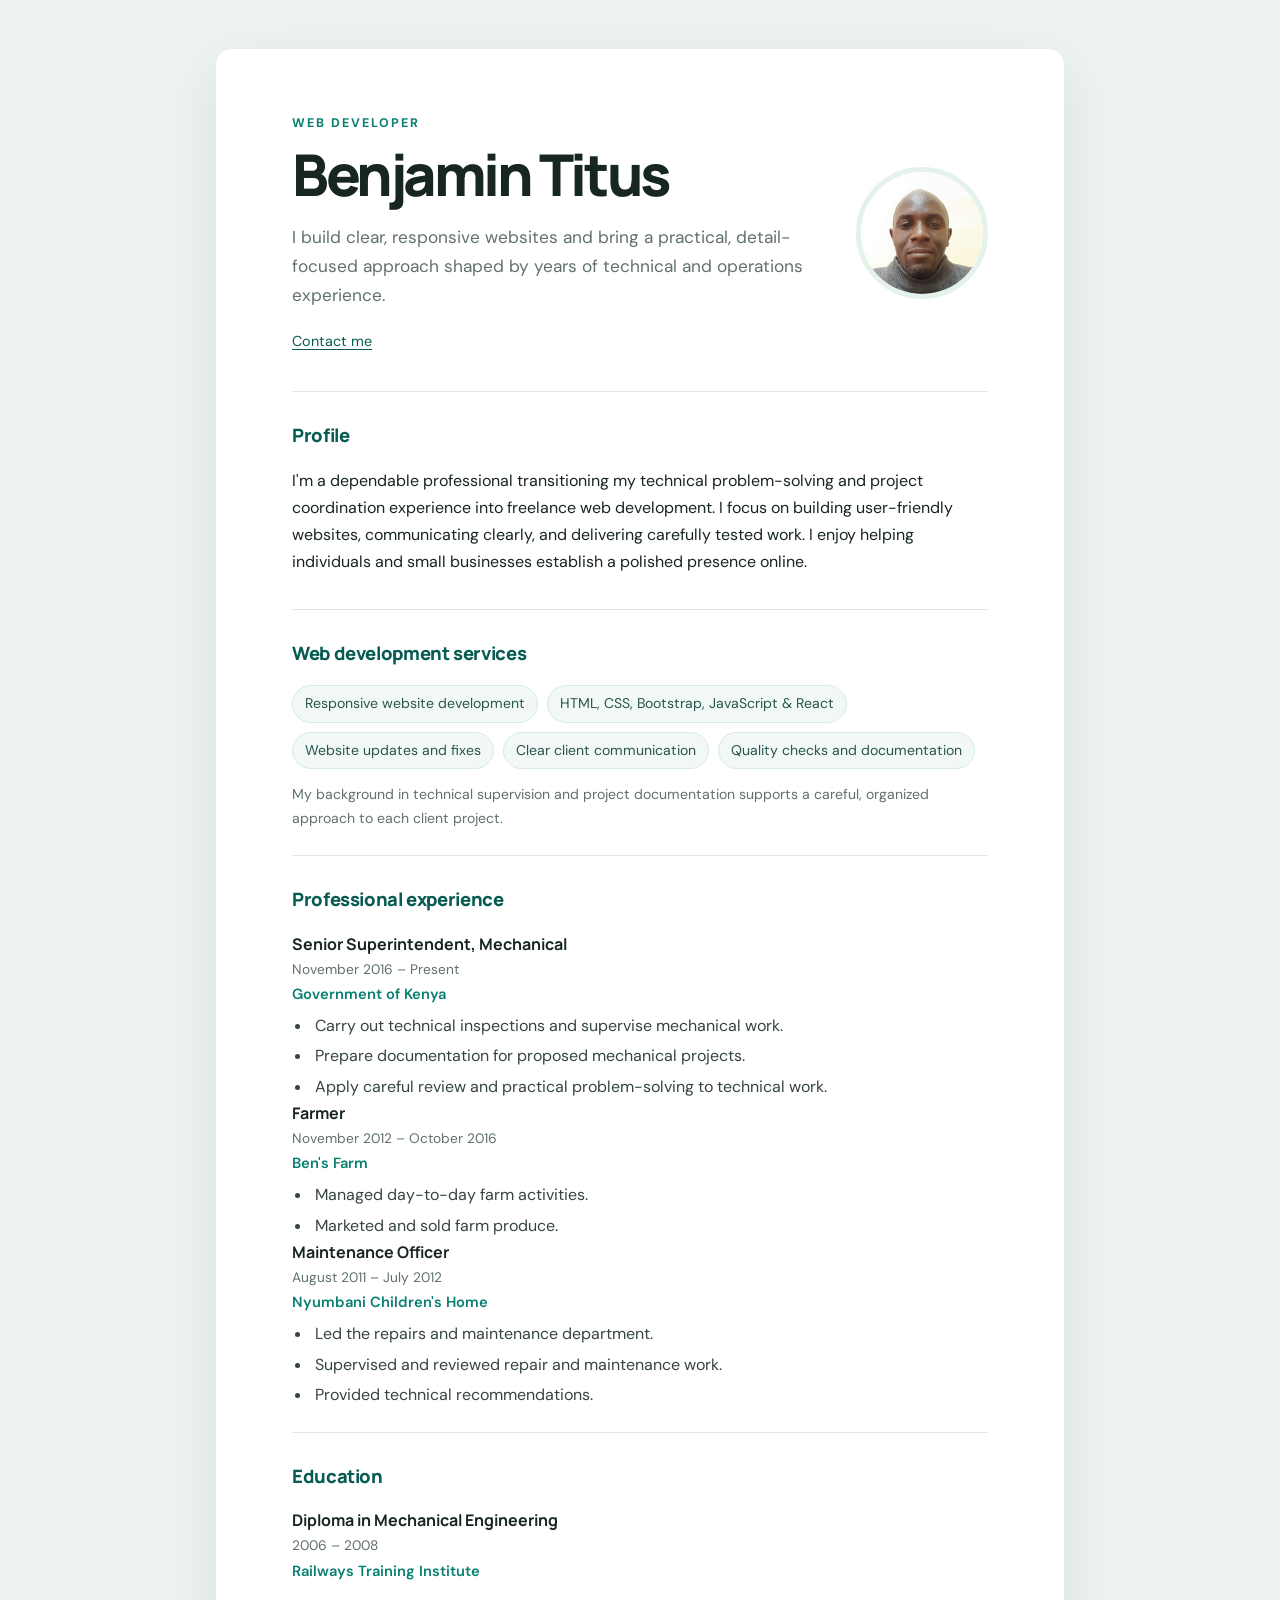
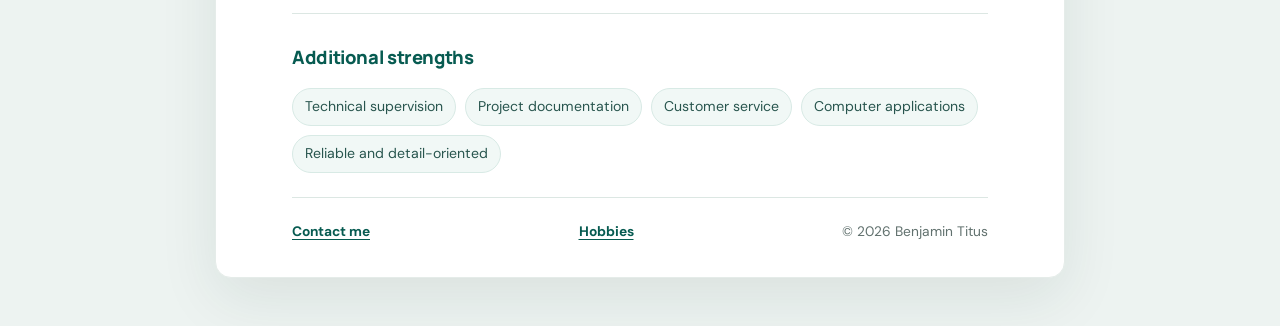
<file: index.html>
<!DOCTYPE html>
<html lang="en">
  <head>
    <meta charset="UTF-8">
    <meta name="viewport" content="width=device-width, initial-scale=1">
    <meta name="description" content="Benjamin Titus — freelance web developer with a background in mechanical engineering, technical supervision, and customer service.">
    <title>Benjamin Titus | Web Developer</title>
    <link rel="stylesheet" href="styles.css">
  </head>
  <body>
    <main class="resume">
      <header class="hero">
        <div class="hero-copy">
          <p class="eyebrow">Web Developer</p>
          <h1>Benjamin Titus</h1>
          <p class="intro">I build clear, responsive websites and bring a practical, detail-focused approach shaped by years of technical and operations experience.</p>
          <nav class="contact-links" aria-label="Contact links">
            <a href="./public/contacts.html">Contact me</a>           
          </nav>
        </div>
        <img class="profile-photo" src="./images/Benjamin-Resume-Photo.png" alt="Portrait of Benjamin Titus" onerror="this.style.display='none'">
      </header>

      <section aria-labelledby="about-heading">
        <h2 id="about-heading">Profile</h2>
        <p>I'm a dependable professional transitioning my technical problem-solving and project coordination experience into freelance web development. I focus on building user-friendly websites, communicating clearly, and delivering carefully tested work. I enjoy helping individuals and small businesses establish a polished presence online.</p>
      </section>

      <section aria-labelledby="services-heading">
        <h2 id="services-heading">Web development services</h2>
        <ul class="tag-list">
          <li>Responsive website development</li>
          <li>HTML, CSS, Bootstrap, JavaScript &amp; React</li>
          <li>Website updates and fixes</li>
          <li>Clear client communication</li>
          <li>Quality checks and documentation</li>
        </ul>
        <p class="muted">My background in technical supervision and project documentation supports a careful, organized approach to each client project.</p>
      </section>

      <section aria-labelledby="experience-heading">
        <h2 id="experience-heading">Professional experience</h2>
        <article class="entry">
          <div class="entry-heading">
            <h3>Senior Superintendent, Mechanical</h3>
            <p class="date">November 2016 – Present</p>
          </div>
          <p class="organization">Government of Kenya</p>
          <ul>
            <li>Carry out technical inspections and supervise mechanical work.</li>
            <li>Prepare documentation for proposed mechanical projects.</li>
            <li>Apply careful review and practical problem-solving to technical work.</li>
          </ul>
        </article>
        <article class="entry">
          <div class="entry-heading">
            <h3>Farmer</h3>
            <p class="date">November 2012 – October 2016</p>
          </div>
          <p class="organization">Ben's Farm</p>
          <ul>
            <li>Managed day-to-day farm activities.</li>
            <li>Marketed and sold farm produce.</li>
          </ul>
        </article>
        <article class="entry">
          <div class="entry-heading">
            <h3>Maintenance Officer</h3>
            <p class="date">August 2011 – July 2012</p>
          </div>
          <p class="organization">Nyumbani Children's Home</p>
          <ul>
            <li>Led the repairs and maintenance department.</li>
            <li>Supervised and reviewed repair and maintenance work.</li>
            <li>Provided technical recommendations.</li>
          </ul>
        </article>
      </section>

      <section aria-labelledby="education-heading">
        <h2 id="education-heading">Education</h2>
        <article class="entry">
          <div class="entry-heading">
            <h3>Diploma in Mechanical Engineering</h3>
            <p class="date">2006 – 2008</p>
          </div>
          <p class="organization">Railways Training Institute</p>
        </article>
      </section>

      <section aria-labelledby="strengths-heading">
        <h2 id="strengths-heading">Additional strengths</h2>
        <ul class="tag-list">
          <li>Technical supervision</li>
          <li>Project documentation</li>
          <li>Customer service</li>
          <li>Computer applications</li>
          <li>Reliable and detail-oriented</li>
        </ul>
      </section>

      <footer>
        <a href="./public/contacts.html">Contact me</a>
        <a href="./public/hobbies.html">Hobbies</a>
        <span>© <span id="year">2026</span> Benjamin Titus</span>
      </footer>
    </main>
  </body>
</html>
</file>
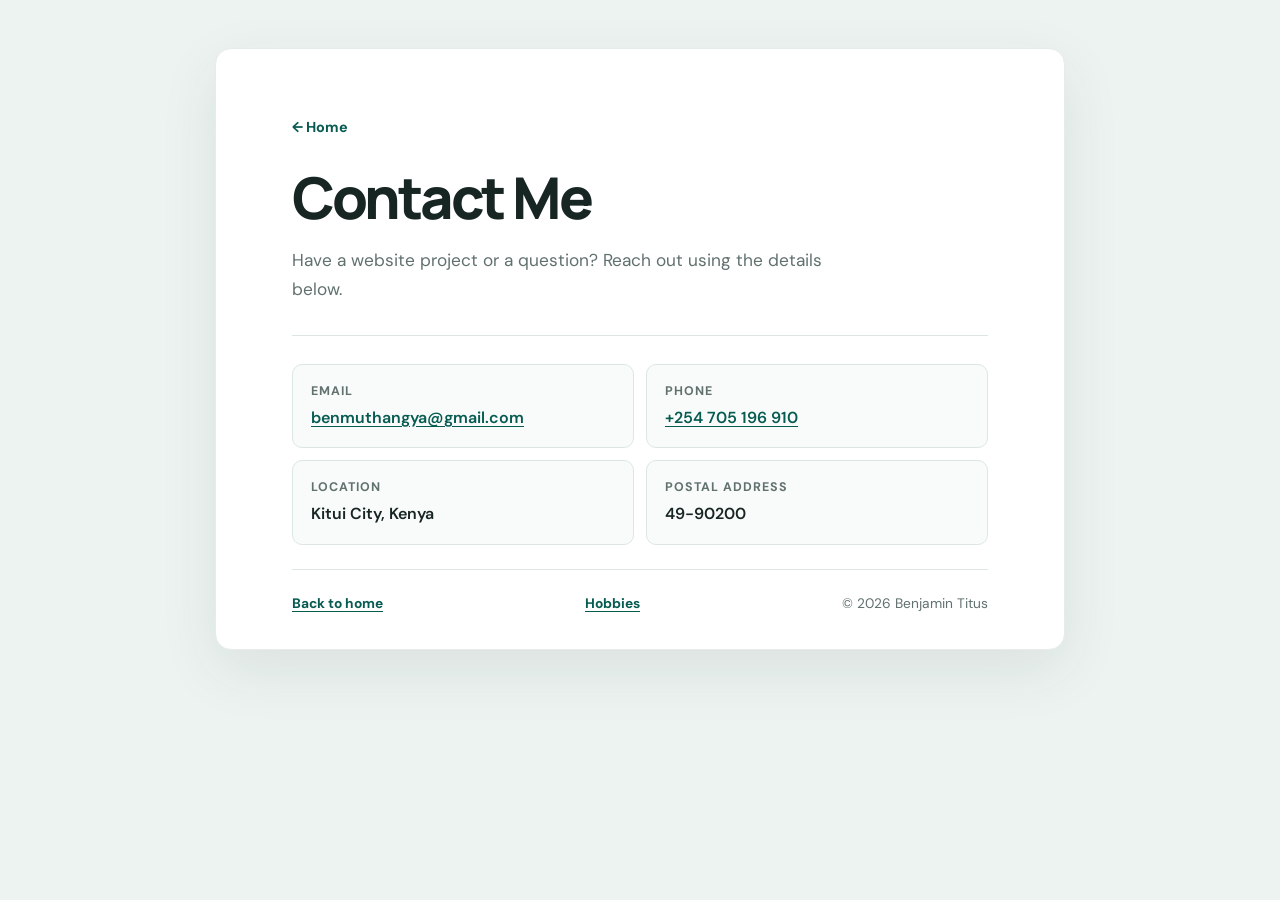
<file: public/contacts.html>
<!DOCTYPE html>
<html lang="en">
  <head>
    <meta charset="UTF-8">
    <meta name="viewport" content="width=device-width, initial-scale=1">
    <meta name="description" content="Contact Benjamin Titus about freelance web development projects.">
    <title>Contact | Benjamin Titus</title>
    <link rel="stylesheet" href="../styles.css">
  </head>
  <body>
    <main class="resume subpage">
      <header class="subpage-header">
        <a class="back-link" href="../index.html">← Home</a>
        <h1>Contact Me</h1>
        <p class="intro">Have a website project or a question? Reach out using the details below.</p>
      </header>

      <section aria-labelledby="contact-heading">
        <div class="detail-list">
          <div class="detail-item">
            <span class="detail-label">Email</span>
            <a href="mailto:benmuthangya@gmail.com">benmuthangya@gmail.com</a>
          </div>
          <div class="detail-item">
            <span class="detail-label">Phone</span>
            <a href="tel:+254705196910">+254 705 196 910</a>
          </div>
          <div class="detail-item">
            <span class="detail-label">Location</span>
            <span>Kitui City, Kenya</span>
          </div>
          <div class="detail-item">
            <span class="detail-label">Postal address</span>
            <span>49-90200</span>
          </div>
        </div>
      </section>

      <footer>
        <a href="../index.html">Back to home</a>
        <a href="./hobbies.html">Hobbies</a>
        <span>© 2026 Benjamin Titus</span>
      </footer>
    </main>
  </body>
</html>
</file>
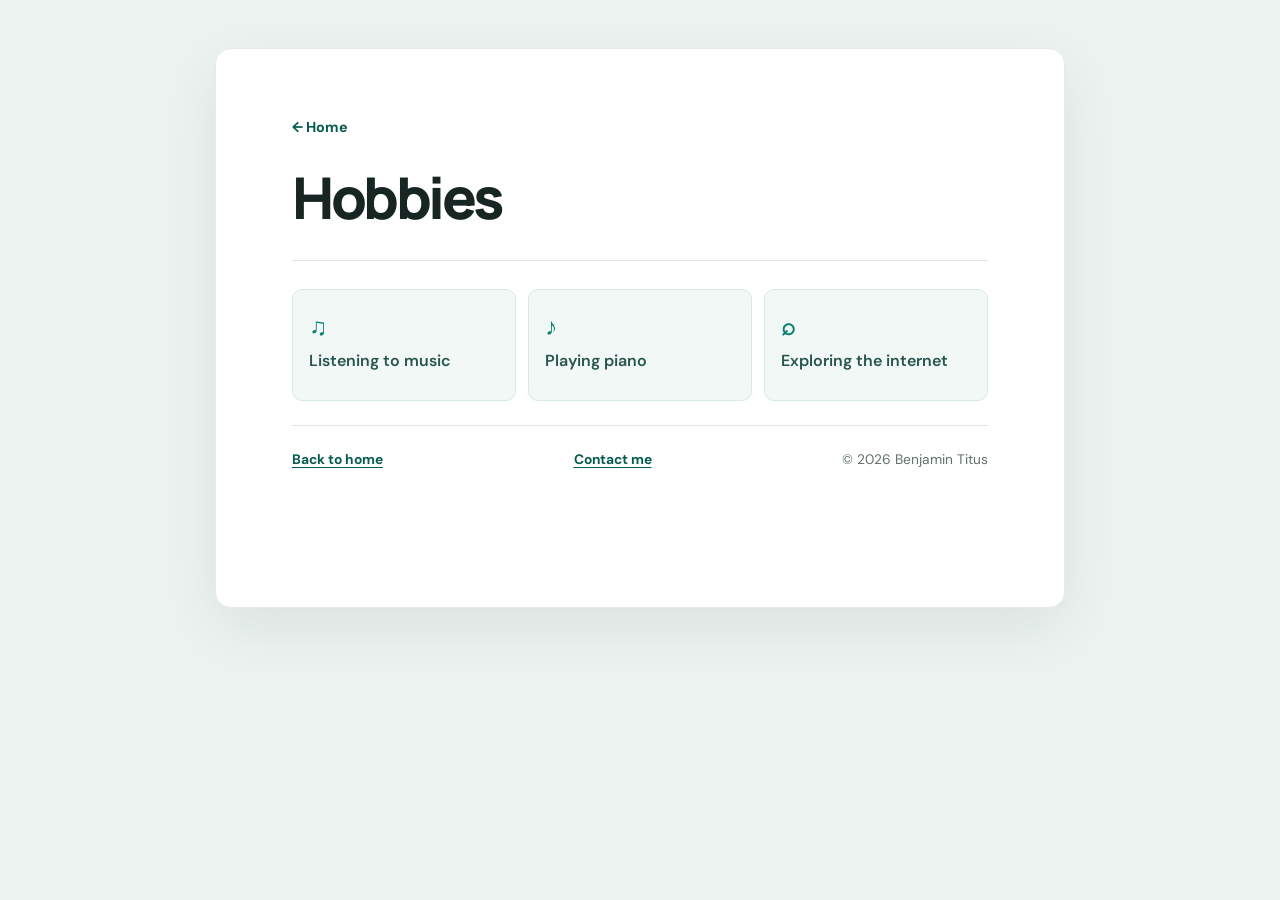
<file: public/hobbies.html>
<!DOCTYPE html>
<html lang="en">
  <head>
    <meta charset="UTF-8">
    <meta name="viewport" content="width=device-width, initial-scale=1">
    <meta name="description" content="A few of Benjamin Titus's interests outside work.">
    <title>Interests | Benjamin Titus</title>
    <link rel="stylesheet" href="../styles.css">
  </head>
  <body>
    <main class="resume subpage">
      <header class="subpage-header">
        <a class="back-link" href="../index.html">← Home</a>
        <h1>Hobbies</h1>
      </header>

      <section aria-labelledby="interests-heading">
        <ul class="interest-list">
          <li><span class="interest-icon" aria-hidden="true">♫</span><span>Listening to music</span></li>
          <li><span class="interest-icon" aria-hidden="true">♪</span><span>Playing piano</span></li>
          <li><span class="interest-icon" aria-hidden="true">⌕</span><span>Exploring the internet</span></li>
        </ul>
      </section>

      <footer>
        <a href="../index.html">Back to home</a>
        <a href="./contacts.html">Contact me</a>
        <span>© 2026 Benjamin Titus</span>
      </footer>
    </main>
  </body>
</html>
</file>
<file: styles.css>
@import url('https://fonts.googleapis.com/css2?family=DM+Sans:wght@400;500;600;700&family=Manrope:wght@500;600;700;800&display=swap');

:root {
  color-scheme: light;
  --ink: #172523;
  --muted: #61716e;
  --accent: #087f70;
  --accent-dark: #075b51;
  --line: #dce7e3;
  --paper: #ffffff;
  --canvas: #edf3f1;
}

* { box-sizing: border-box; }

html { scroll-behavior: smooth; }

body {
  margin: 0;
  padding: 48px 20px;
  background: var(--canvas);
  color: var(--ink);
  font-family: 'DM Sans', Arial, sans-serif;
  font-size: 16px;
  line-height: 1.7;
}

.resume {
  width: min(100%, 850px);
  margin: 0 auto;
  padding: 64px 76px 34px;
  background: var(--paper);
  border: 1px solid #e5ece9;
  border-radius: 16px;
  box-shadow: 0 20px 60px rgb(23 55 48 / 9%);
}

.hero {
  display: flex;
  align-items: center;
  justify-content: space-between;
  gap: 32px;
  padding-bottom: 38px;
  border-bottom: 1px solid var(--line);
}

.hero-copy { max-width: 590px; }

.eyebrow {
  margin: 0 0 8px;
  color: var(--accent);
  font-size: .78rem;
  font-weight: 700;
  letter-spacing: .16em;
  text-transform: uppercase;
}

h1, h2, h3 { font-family: Manrope, 'DM Sans', Arial, sans-serif; }

h1 {
  margin: 0;
  font-size: clamp(2.5rem, 7vw, 3.6rem);
  font-weight: 800;
  letter-spacing: -.06em;
  line-height: 1.12;
}

.intro {
  max-width: 540px;
  margin: 16px 0 18px;
  color: var(--muted);
  font-size: 1.08rem;
}

.contact-links {
  display: flex;
  flex-wrap: wrap;
  align-items: center;
  gap: 8px 11px;
  color: var(--muted);
  font-size: .9rem;
}

a { color: var(--accent-dark); text-underline-offset: 3px; }
a:hover { color: var(--accent); }
a:focus-visible { outline: 3px solid #8ed6ca; outline-offset: 3px; }

.profile-photo {
  flex: 0 0 auto;
  width: 132px;
  height: 132px;
  border: 5px solid #e4f1ed;
  border-radius: 50%;
  object-fit: cover;
  object-position: center;
}

section { padding: 28px 0 24px; border-bottom: 1px solid var(--line); }

h2 {
  margin: 0 0 15px;
  color: var(--accent-dark);
  font-size: 1.15rem;
  font-weight: 800;
  letter-spacing: -.02em;
}

section > p { margin: 0 0 10px; }

.tag-list {
  display: flex;
  flex-wrap: wrap;
  gap: 9px;
  margin: 0;
  padding: 0;
  list-style: none;
}

.tag-list li {
  padding: 6px 12px;
  border: 1px solid #d8eae5;
  border-radius: 999px;
  background: #f1f8f6;
  color: #28554e;
  font-size: .88rem;
}

.muted { margin: 14px 0 0; color: var(--muted); font-size: .88rem; }

h3 { margin: 0; font-size: 1rem; font-weight: 700; }
.date { margin: 0; color: var(--muted); font-size: .86rem; }
.organization { margin: 1px 0 5px; color: var(--accent); font-size: .92rem; font-weight: 600; }
.entry ul { margin: 5px 0 0; padding-left: 20px; color: #354542; }
.entry li { padding-left: 3px; }
.entry li + li { margin-top: 3px; }

footer {
  display: flex;
  flex-wrap: wrap;
  justify-content: space-between;
  gap: 8px 20px;
  padding-top: 22px;
  color: var(--muted);
  font-size: .86rem;
}

footer a { font-weight: 700; }

.subpage { min-height: 560px; }

.subpage-header {
  padding-bottom: 30px;
  border-bottom: 1px solid var(--line);
}

.subpage-header .back-link {
  display: inline-block;
  margin-bottom: 26px;
  font-size: .9rem;
  font-weight: 700;
  text-decoration: none;
}

.subpage-header .intro { margin-bottom: 0; }

.detail-list {
  display: grid;
  grid-template-columns: repeat(2, minmax(0, 1fr));
  gap: 12px;
}

.detail-item {
  display: flex;
  min-width: 0;
  flex-direction: column;
  gap: 2px;
  padding: 16px 18px;
  border: 1px solid var(--line);
  border-radius: 10px;
  background: #f8fbfa;
  overflow-wrap: anywhere;
}

.detail-label {
  color: var(--muted);
  font-size: .78rem;
  font-weight: 700;
  letter-spacing: .08em;
  text-transform: uppercase;
}

.detail-item > :not(.detail-label) { font-weight: 600; }

.interest-list {
  display: grid;
  grid-template-columns: repeat(3, minmax(0, 1fr));
  gap: 12px;
  margin: 0;
  padding: 0;
  list-style: none;
}

.interest-list li {
  display: flex;
  min-height: 112px;
  flex-direction: column;
  justify-content: center;
  gap: 8px;
  padding: 16px;
  border: 1px solid #d8eae5;
  border-radius: 10px;
  background: #f1f8f6;
  color: #28554e;
  font-weight: 600;
}

.interest-icon { color: var(--accent); font-size: 1.5rem; line-height: 1; }

@media (max-width: 640px) {
  body { padding: 16px 10px; }
  .resume { padding: 34px 24px 24px; border-radius: 11px; }
  .hero { align-items: flex-start; gap: 18px; padding-bottom: 27px; }
  .profile-photo { width: 82px; height: 82px; border-width: 3px; }
  .intro { font-size: 1rem; }
  .contact-links { font-size: .83rem; }
  section { padding: 23px 0 20px; }
  .detail-list { grid-template-columns: 1fr; }
  .interest-list { grid-template-columns: 1fr; }
  .interest-list li { min-height: auto; flex-direction: row; align-items: center; justify-content: flex-start; }
}

@media (max-width: 430px) {
  .hero { flex-direction: column-reverse; }
  .profile-photo { width: 94px; height: 94px; }
  .date { margin-top: 2px; }
}

@media print {
  body { padding: 0; background: #fff; font-size: 10.5pt; }
  .resume { width: 100%; padding: 24px 32px; border: 0; border-radius: 0; box-shadow: none; }
  a { color: inherit; }
  section, .entry { break-inside: avoid; }
}
</file>
